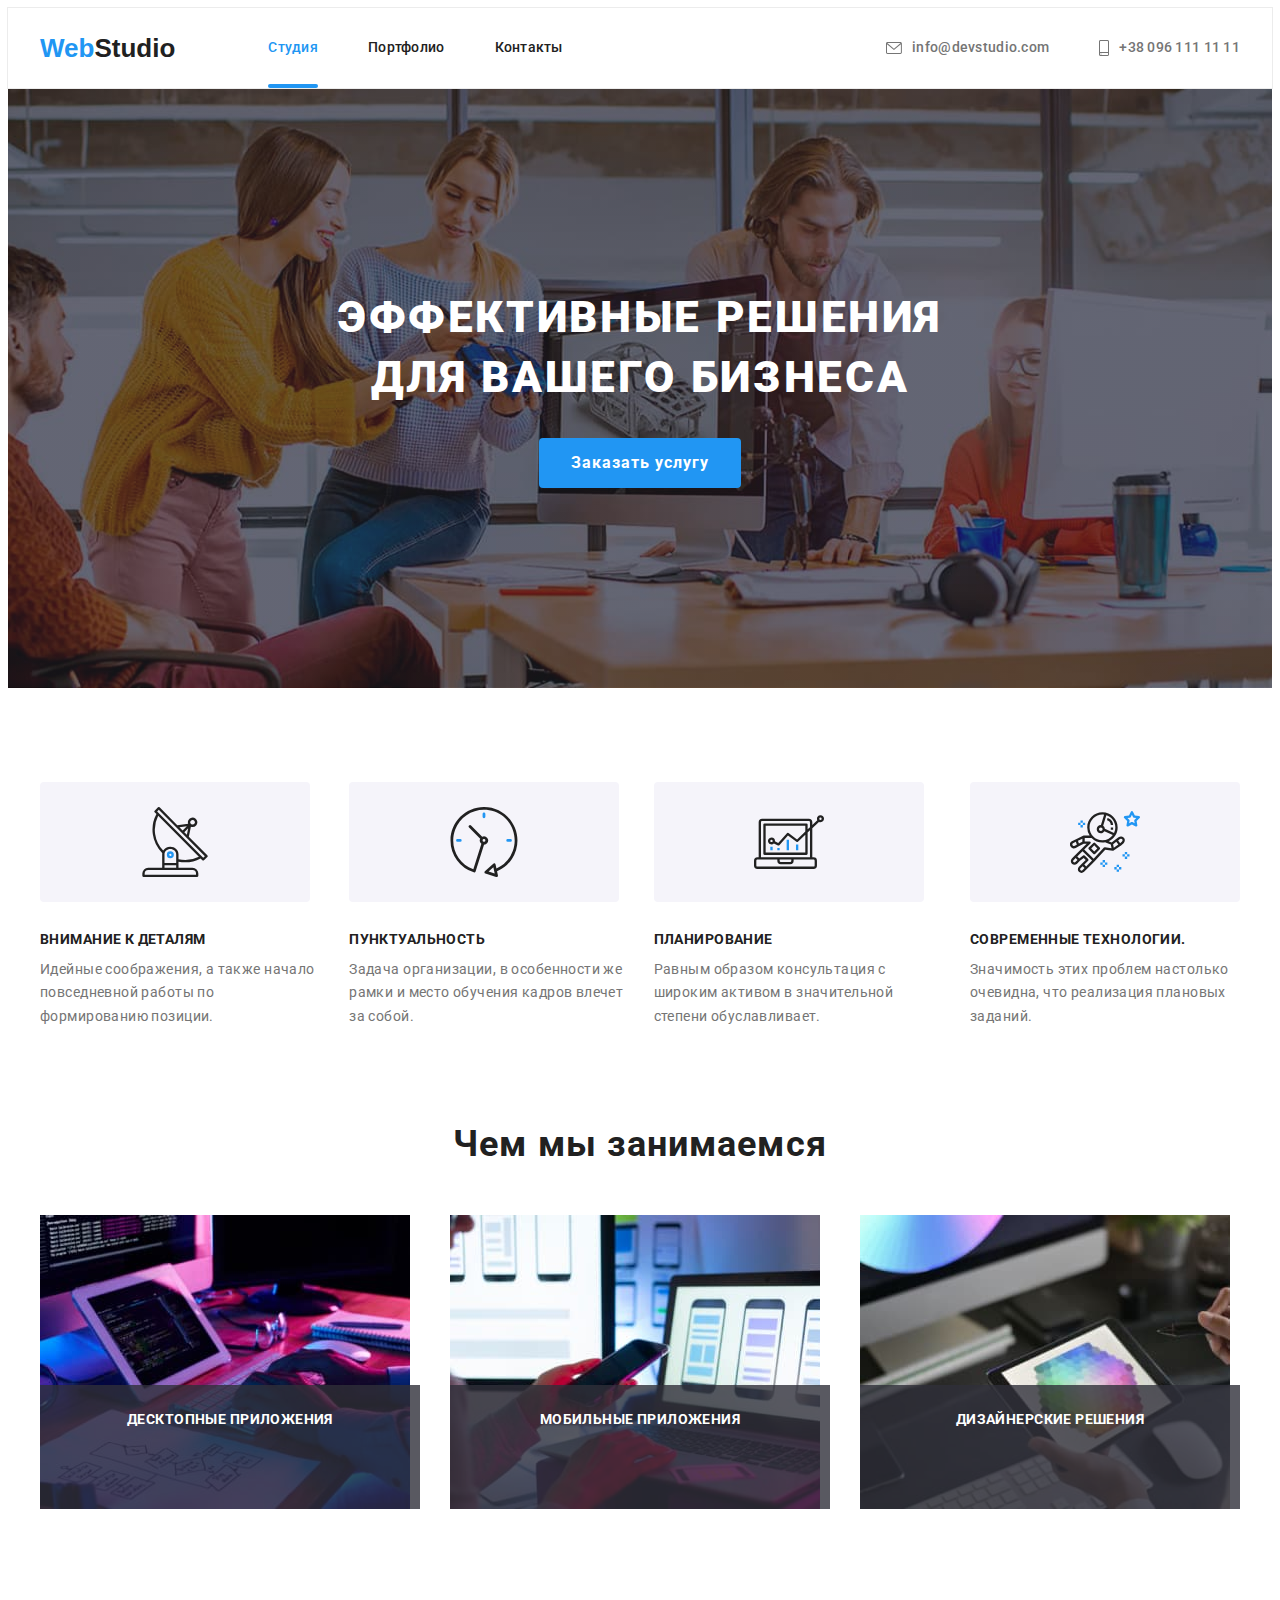
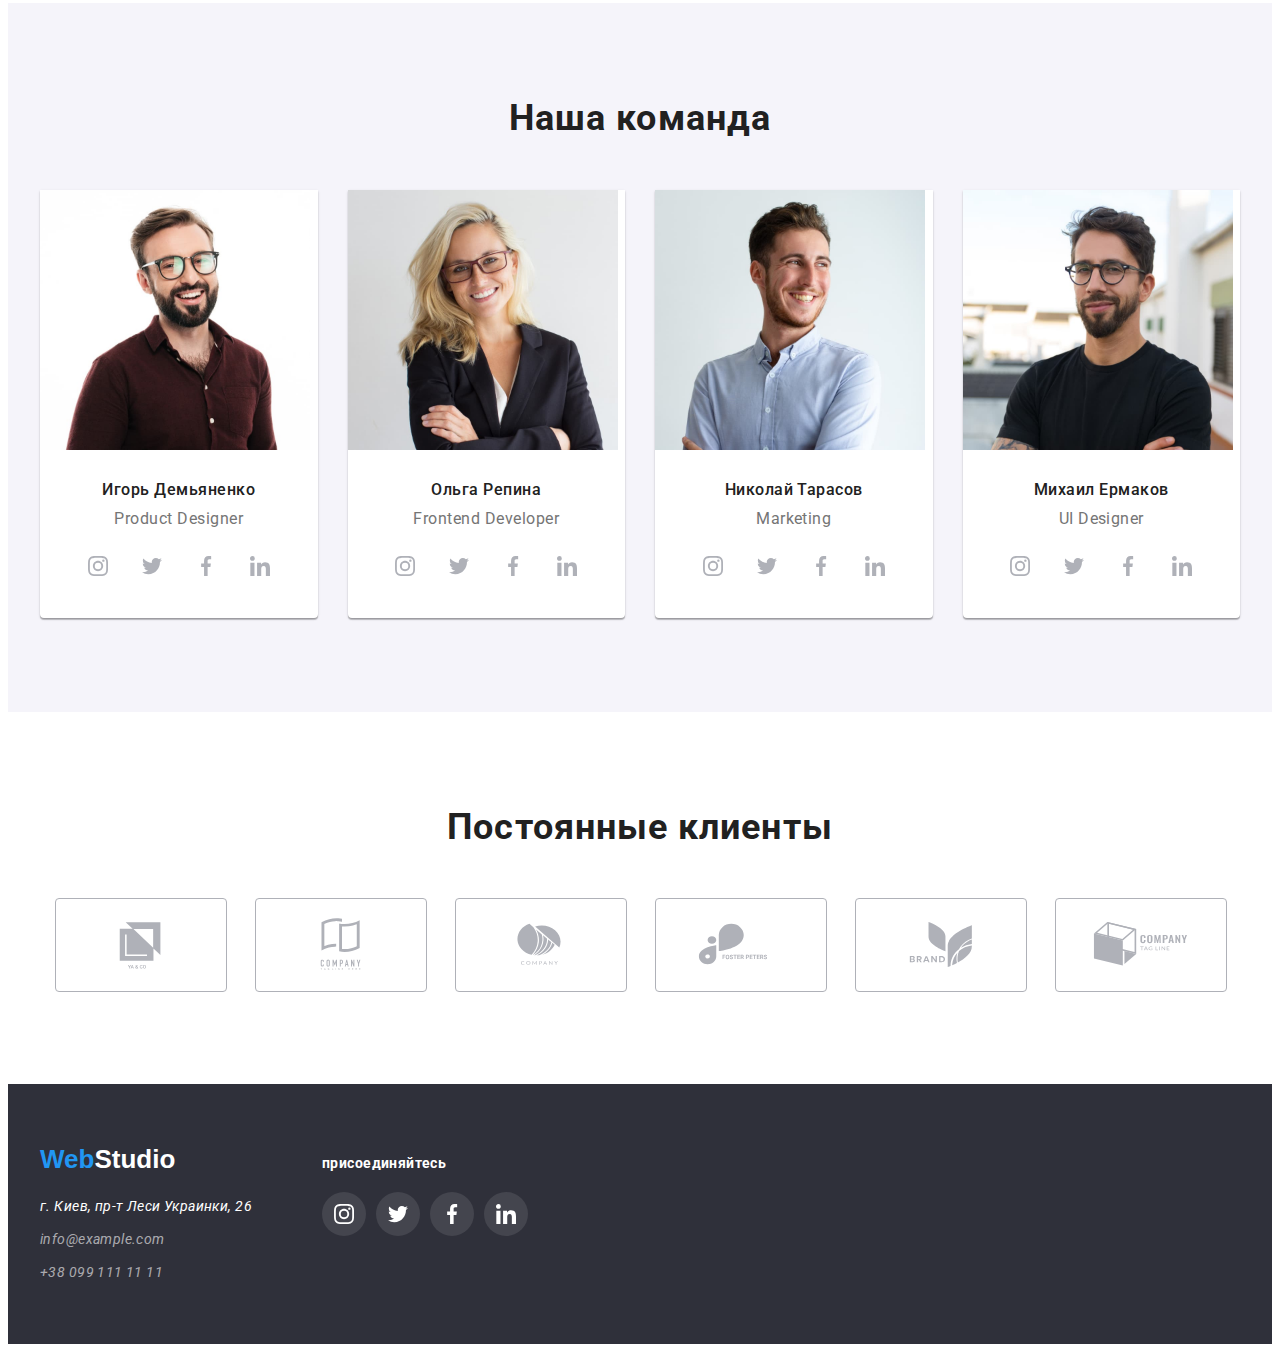
<file: index.html>
<!DOCTYPE html>
<html lang="ru">
  <head>
    <meta charset="UTF-8" />
    <meta http-equiv="X-UA-Compatible" content="IE=edge" />
    <meta name="viewport" content="width=device-width, initial-scale=1.0" />
    <title>Document</title>
    <link rel="preconnect" href="https://fonts.googleapis.com" />
    <link rel="preconnect" href="https://fonts.gstatic.com" crossorigin />
    <link
      href="https://fonts.googleapis.com/css2?family=Montserrat:wght@400;500;700&family=Roboto&display=swap"
      rel="stylesheet"
    />
    <link
      rel="stylesheet"
      href="https://cdnjs.cloudflare.com/ajax/libs/modern-normalize/1.1.0/modern-normalize.min.css"
      integrity="sha512-wpPYUAdjBVSE4KJnH1VR1HeZfpl1ub8YT/NKx4PuQ5NmX2tKuGu6U/JRp5y+Y8XG2tV+wKQpNHVUX03MfMFn9Q=="
      crossorigin="anonymous"
      referrerpolicy="no-referrer"
    />
    <link rel="stylesheet" href="./css/styles.css" />
  </head>
  <body>
    <!--Шапка-->
    <header class="header">
      <div class="container header-container">
        <nav class="navigation">
          <a class="logo" href="./index.html"
            >Web<span class="logo-element">Studio</span></a
          >
          <ul class="header-list list">
            <li class="header-item">
              <a class="header-link link active current" href="./index.html">Студия</a>
            </li>
            <li class="header-item">
              <a class="header-link link" href="./portfolio.html">Портфолио</a>
            </li>
            <li class="header-item">
              <a class="header-link link" href="#">Контакты</a>
            </li>
          </ul>
        </nav>

        <ul class="header-contacts list">
          <li class="header-contacts-item">
            <a class="header-contacts-link link" href="mailto:info@devstudio.com">
              <svg class="header-icons" width="16" height="12">
                <use href="./images/icons.svg#envelope"></use>
              </svg>
              info@devstudio.com</a
            >
          </li>
          <li class="header-contacts-item">
            <a class="header-contacts-link link" href="tel:+380961111111">
              <svg class="header-icons" width="10" height="16">
                <use href="./images/icons.svg#smartphone"></use>
              </svg>
              +38 096 111 11 11</a
            >
          </li>
        </ul>
      </div>
    </header>

    <main>
      <!-- Блок с заголовком -->
      <section class="hero">
        <div class="container container-hero">
          <h1 class="hero-title">Эффективные решения для вашего бизнеса</h1>
          <button class="hero-button" type="button" data-modal-open >Заказать услугу</button>
        </div>
      </section>
      <!-- Блок чем занимаемся -->
      <section class="about-section section">
        <div class="container">
          
          <ul class="about-list list">
            <li class="about-item">
              <div class="container-icon">
              <svg class="about-icon" width="70" height="70">
                <use href="./images/icons.svg#antenna"></use>
              </svg>
              </div>
              <h3 class="about-subtitle">Внимание к деталям</h3>
              <p class="about-text">
                Идейные соображения, а также начало повседневной работы по
                формированию позиции.
              </p>
            </li>
            <li class="about-item">
              <div class="container-icon">
              <svg class="about-icon" width="70" height="70">
                <use href="./images/icons.svg#clock"></use>
              </svg>
              </div>
              <h3 class="about-subtitle">Пунктуальность</h3>
              <p class="about-text">
                Задача организации, в особенности же рамки и место обучения
                кадров влечет за собой.
              </p>
            </li>
            <li class="about-item">
              <div class="container-icon">
              <svg class="about-icon" width="70" height="70">
                <use href="./images/icons.svg#diagram"></use>
              </svg>
              </div>
              <h3 class="about-subtitle">Планирование</h3>
              <p class="about-text">
                Равным образом консультация с широким активом в значительной
                степени обуславливает.
              </p>
            </li>
            <li class="about-item">
              <div class="container-icon">
              <svg class="about-icon" width="70" height="70">
                <use href="./images/icons.svg#astronaut"></use>
              </svg>
              </div>
              <h3 class="about-subtitle">Современные технологии.</h3>
              <p class="about-text">
                Значимость этих проблем настолько очевидна, что реализация
                плановых заданий.
              </p>
            </li>
          </ul>

          <h2 class="about-title">Чем мы занимаемся</h2>

          <ul class="about-img-list list">
            <li class="about-img-item">
              <div class="about-img-container">
              <img
                src="./images/section2/img4"
                alt="на компютере пишут код"
                width="370"
                height="294"
              />
              <p class="about-img-text">Десктопные приложения</p>
              </div>
            </li>
            <li class="about-img-item">
              <div class="about-img-container">
              <img
                src="./images/section2/img5"
                alt="на компютере избражено мобильные приложения"
                width="370"
                height="294"
              />
              <p class="about-img-text">Мобильные приложения</p>
              </div>
            </li>
            <li class="about-img-item">
              <div class="about-img-container">
              <img
                src="./images/section2/img6"
                alt="на планшете изображена фигура"
                width="370"
                height="294"
              />
              <p class="about-img-text">Дизайнерские решения</p>
              </div>
            </li>
          </ul>
        </div>
      </section>

      <!-- Блок Наша команда -->
      <section class="command-section section">
        <div class="container">
          <h2 class="command-title">Наша команда</h2>
          <ul class="command-list list">
            <li class="command-item">
              <img
                src="./images/section3/img.jpg"
                alt="Игорь Демьяненко"
                width="270"
                height="260"
              />
              <div class="command-content">
              <h3 class="command-subtitle">Игорь Демьяненко</h3>
              <p lang="en" class="command-text">Product Designer</p>
              <ul class="command-social-list list">
                <li class="command-social-item">
                  <a class="command-social-link link" href="">
                    <svg class="command-social-icon" width="20" height="20">
                      <use href="./images/icons.svg#instagram"></use>
                    </svg>
                  </a>
                </li>
                <li class="command-social-item">
                  <a class="command-social-link link" href="">
                    <svg class="command-social-icon" width="20" height="20">
                      <use href="./images/icons.svg#twitter"></use>
                    </svg>
                  </a>
                
                </li>

                <li class="command-social-item">
                  <a class="command-social-link link" href="">
                    <svg class="command-social-icon" width="20" height="20">
                      <use href="./images/icons.svg#facebook"></use>
                    </svg>
                  </a>
                
                </li>

                <li class="command-social-item">
                  <a class="command-social-link link" href="">
                    <svg class="command-social-icon" width="20" height="20">
                      <use href="./images/icons.svg#linkedin"></use>
                    </svg>
                  </a>
                
                </li>
              </ul>
              </div>
              
            </li>
            <li class="command-item">
              <img
                src="./images/section3/img1"
                alt="Ольга Репина"
                width="270"
                height="260"
              />
              <div class="command-content">
              <h3 class="command-subtitle">Ольга Репина</h3>
              <p lang="en" class="command-text">Frontend Developer</p>
              <ul class="command-social-list list">
                <li class="command-social-item">
                  <a class="command-social-link link" href="">
                    <svg class="command-social-icon" width="20" height="20">
                      <use href="./images/icons.svg#instagram"></use>
                    </svg>
                  </a>
                </li>
                <li class="command-social-item">
                  <a class="command-social-link link" href="">
                    <svg class="command-social-icon" width="20" height="20">
                      <use href="./images/icons.svg#twitter"></use>
                    </svg>
                  </a>
              
                </li>
              
                <li class="command-social-item">
                  <a class="command-social-link link" href="">
                    <svg class="command-social-icon" width="20" height="20">
                      <use href="./images/icons.svg#facebook"></use>
                    </svg>
                  </a>
              
                </li>
              
                <li class="command-social-item">
                  <a class="command-social-link link" href="">
                    <svg class="command-social-icon" width="20" height="20">
                      <use href="./images/icons.svg#linkedin"></use>
                    </svg>
                  </a>
              
                </li>
              </ul>
              </div>
            </li>
            <li class="command-item">
              <img
                src="./images/section3/img2"
                alt="Николай Тарасов"
                width="270"
                height="260"
              />
              <div class="command-content">
              <h3 class="command-subtitle">Николай Тарасов</h3>
              <p lang="en" class="command-text">Marketing</p>
              <ul class="command-social-list list">
                <li class="command-social-item">
                  <a class="command-social-link link" href="">
                    <svg class="command-social-icon" width="20" height="20">
                      <use href="./images/icons.svg#instagram"></use>
                    </svg>
                  </a>
                </li>
                <li class="command-social-item">
                  <a class="command-social-link link" href="">
                    <svg class="command-social-icon" width="20" height="20">
                      <use href="./images/icons.svg#twitter"></use>
                    </svg>
                  </a>
              
                </li>
              
                <li class="command-social-item">
                  <a class="command-social-link link" href="">
                    <svg class="command-social-icon" width="20" height="20">
                      <use href="./images/icons.svg#facebook"></use>
                    </svg>
                  </a>
              
                </li>
              
                <li class="command-social-item">
                  <a class="command-social-link link" href="">
                    <svg class="command-social-icon " width="20" height="20">
                      <use href="./images/icons.svg#linkedin"></use>
                    </svg>
                  </a>
              
                </li>
              </ul>
              </div>
            </li>
            <li class="command-item">
              <img
                src="./images/section3/img3"
                alt="Михаил Ермаков"
                width="270"
                height="260"
              />
              <div class="command-content">
              <h3 class="command-subtitle">Михаил Ермаков</h3>
              <p lang="en" class="command-text">UI Designer</p>
              <ul class="command-social-list list">
                <li class="command-social-item">
                  <a class="command-social-link link" href="">
                    <svg class="command-social-icon" width="20" height="20">
                      <use href="./images/icons.svg#instagram"></use>
                    </svg>
                  </a>
                </li>
                <li class="command-social-item">
                  <a class="command-social-link link" href="">
                    <svg class="command-social-icon" width="20" height="20">
                      <use href="./images/icons.svg#twitter"></use>
                    </svg>
                  </a>
              
                </li>
              
                <li class="command-social-item">
                  <a class="command-social-link link" href="">
                    <svg class="command-social-icon" width="20" height="20">
                      <use href="./images/icons.svg#facebook"></use>
                    </svg>
                  </a>
              
                </li>
              
                <li class="command-social-item">
                  <a class="command-social-link link" href="">
                    <svg class="command-social-icon" width="20" height="20">
                      <use href="./images/icons.svg#linkedin"></use>
                    </svg>
                  </a>
              
                </li>
              </ul>
              </div>
            </li>
          </ul>
        </div>
      </section>
      <!--Постоянные клиенты-->
      <section class="clients section">
        <div class="container">
          <h2 class="clients-title">Постоянные клиенты</h2>

          <ul class="clients-list list">

            <li class="clients-item">
              <a class="clients-link link" href="">
                <svg class="clients-icon" width="106" height="60">
                  <use href="./images/icons.svg#logo-one"></use>
                </svg>
              </a>
            </li>

            <li class="clients-item">
              <a class="clients-link link" href="">
                <svg class="clients-icon" width="106" height="60">
                  <use href="./images/icons.svg#logo-two"></use>
                </svg>
              </a>
            </li>

            <li class="clients-item">
              <a class="clients-link link" href="">
                <svg class="clients-icon" width="106" height="60">
                  <use href="./images/icons.svg#logo-three"></use>
                </svg>
              </a>
            </li>

            <li class="clients-item">
              <a class="clients-link link" href="">
                <svg class="clients-icon" width="106" height="60">
                  <use href="./images/icons.svg#logo-four"></use>
                </svg>
              </a>
            </li>

            <li class="clients-item">
              <a class="clients-link link" href="">
                <svg class="clients-icon" width="106" height="60">
                  <use href="./images/icons.svg#logo-five"></use>
                </svg>
              </a>
            </li>

            <li class="clients-item">
              <a class="clients-link link" href="">
                <svg class="clients-icon" width="106" height="60">
                  <use href="./images/icons.svg#logo-six"></use>
                </svg>
              </a>
            </li>

          </ul>
        </div>
      </section>
    </main>

    <!-- Подвал -->
    <footer class="footer-section">
      <div class="footer-container container">
        <div class="address-container">
        <a href="./index.html" class="footer-logo"
          >Web<span class="logo-element-footer">Studio</span></a
        >
        <address class="address">
          <ul class="address-list list">
            <li class="address-item">
              <a
                class="address-iink link footer-link"
                href="https://www.google.com/maps/place/%D0%B1%D1%83%D0%BB.+%D0%9B%D0%B5%D1%81%D0%B8+%D0%A3%D0%BA%D1%80%D0%B0%D0%B8%D0%BD%D0%BA%D0%B8,+26,+%D0%9A%D0%B8%D0%B5%D0%B2,+02000/@50.4265807,30.5361971,17z/data=!4m13!1m7!3m6!1s0x40d4cf0e033ecbe9:0x57a4dffefec77da0!2z0LHRg9C7LiDQm9C10YHQuCDQo9C60YDQsNC40L3QutC4LCAyNiwg0JrQuNC10LIsIDAyMDAw!3b1!8m2!3d50.4265807!4d30.5383858!3m4!1s0x40d4cf0e033ecbe9:0x57a4dffefec77da0!8m2!3d50.4265807!4d30.5383858"
                target="_blank"
                rel="nofollow"
                >г. Киев, пр-т Леси Украинки, 26</a
              >
            </li>
            <li class="address-item">
              <a class="address-mail link footer-link" href="mailto:info@example.com"
                >info@example.com</a
              >
            </li>
            <li class="address-item">
              <a class="address-tel link footer-link" href="tel:+380991111111"
                >+38 099 111 11 11</a
              >
            </li>
          </ul>
        </address>
        </div>

        <section class="footer-sidebar">
          
            <h3 class="footer-sidebar-title">присоединяйтесь</h3>

            <ul class="footer-sidebar-list list">
        
              <li class="footer-sidebar-item">
                <a class="footer-sidebar-link link" href="">
                  <svg class="footer-social-icon" width="20" height="20">
                    <use href="./images/icons.svg#instagram"></use>
                  </svg>
                </a>
        
              </li>

              <li class="footer-sidebar-item">
                <a class="footer-sidebar-link link" href="">
                  <svg class="footer-social-icon" width="20" height="20">
                    <use href="./images/icons.svg#twitter"></use>
                  </svg>
                </a>
              
              </li>

              <li class="footer-sidebar-item">
                <a class="footer-sidebar-link link" href="">
                  <svg class="footer-social-icon" width="20" height="20">
                    <use href="./images/icons.svg#facebook"></use>
                  </svg>
                </a>
              
              </li>

              <li class="footer-sidebar-item">
                <a class="footer-sidebar-link link" href="">
                  <svg class="footer-social-icon" width="20" height="20">
                    <use href="./images/icons.svg#linkedin"></use>
                  </svg>
                </a>
              
              </li>
            </ul>
          
        </section>
      </div>
    </footer>
    <div class="backdrop is-hidden" data-modal>
      <div class="modal">
        <button type="button" class="modal-close" data-modal-close>
          <svg class="modal-close-icon" width="11" height="11">
            <use href="./images/icons.svg#vector"></use>
          </svg>
        </button>

      </div>
    </div>
    <script src="./js/modal.js"></script>

  </body>
</html>
</file>
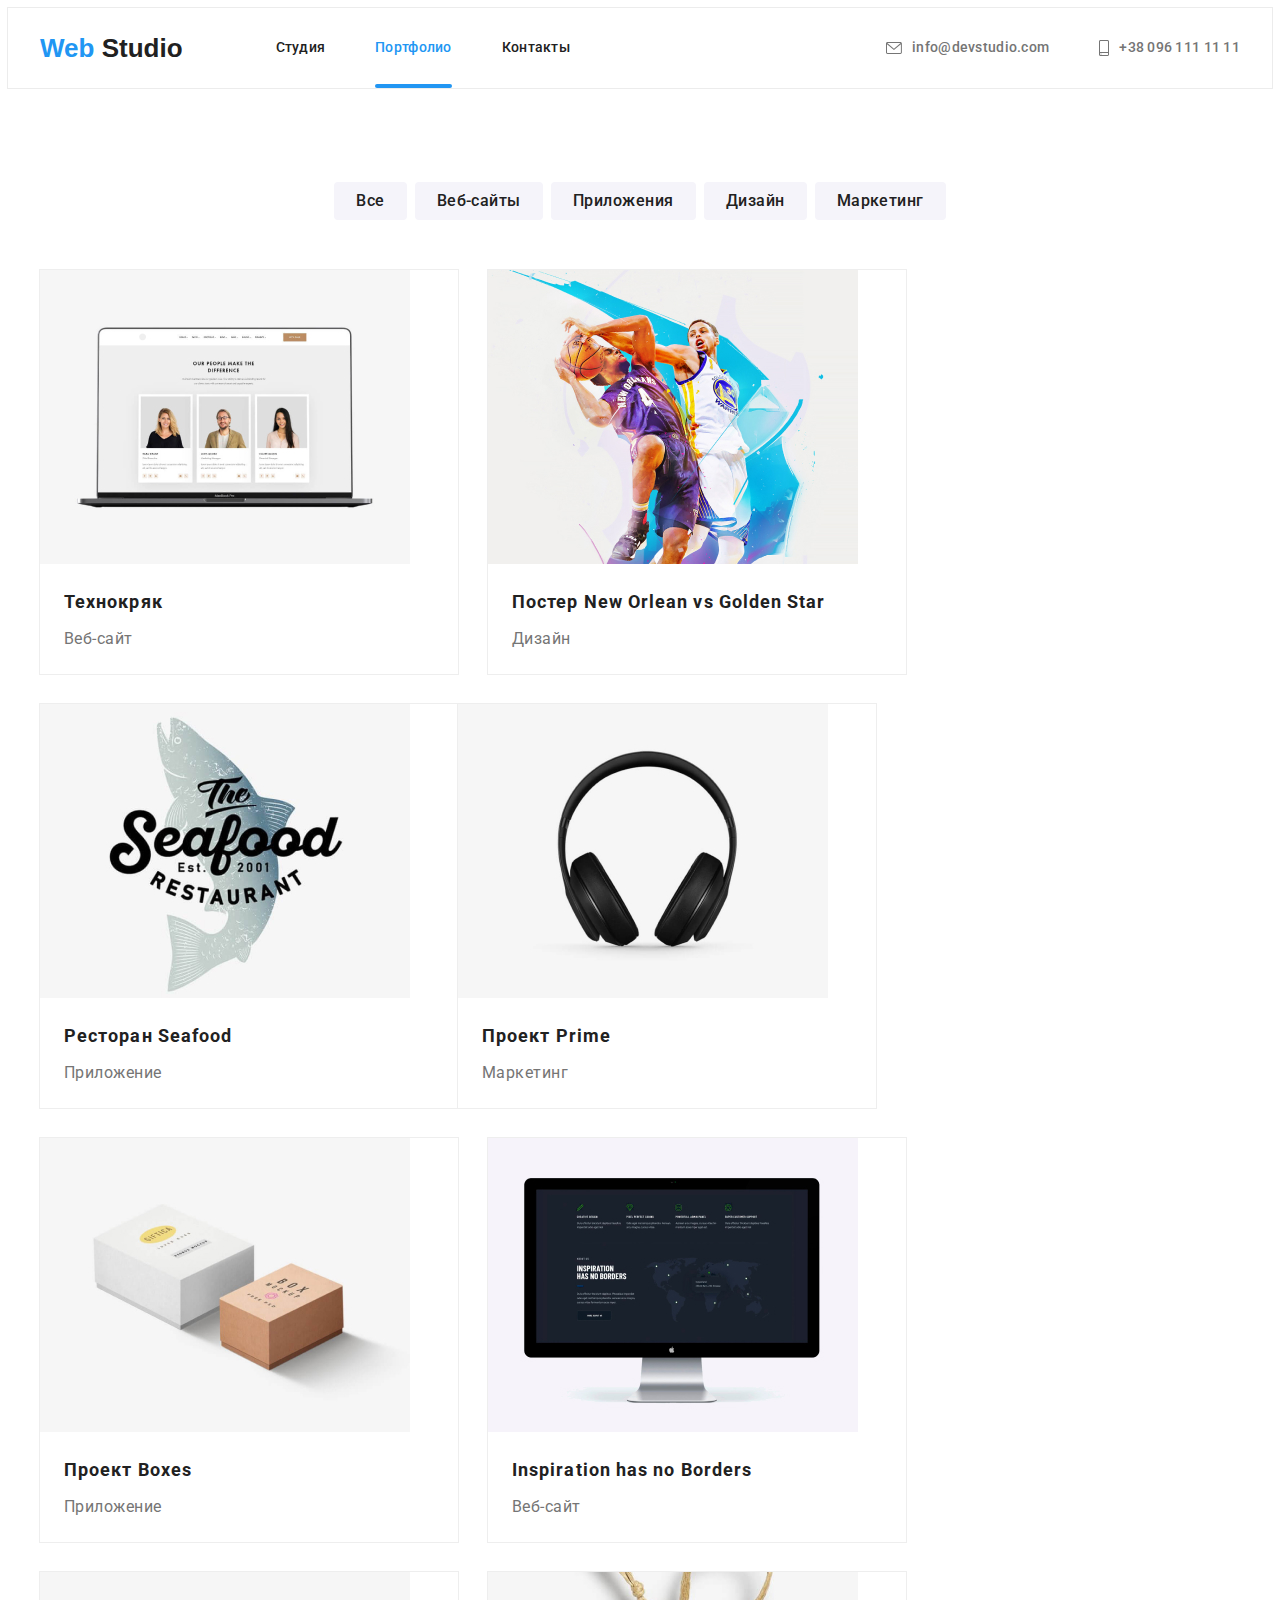
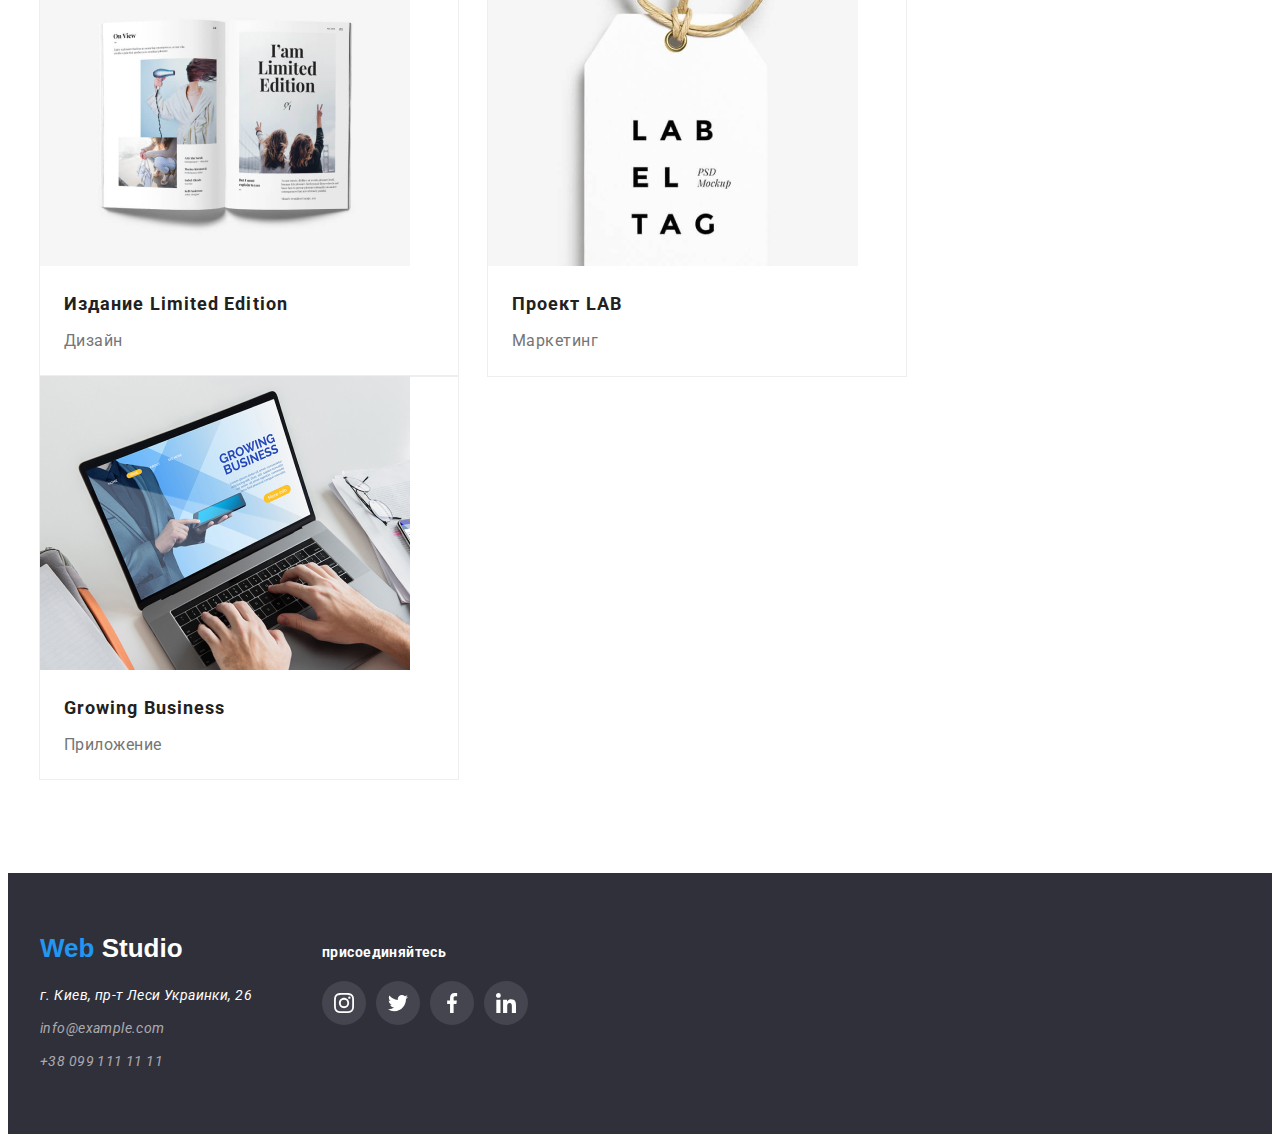
<file: portfolio.html>
<!DOCTYPE html>
<html lang="ru">
	<head>
		<meta charset="UTF-8" />
		<meta http-equiv="X-UA-Compatible" content="IE=edge" />
		<meta name="viewport" content="width=device-width, initial-scale=1.0" />
		<title>Portfolio</title>
		<link rel="preconnect" href="https://fonts.googleapis.com" />
		<link rel="preconnect" href="https://fonts.gstatic.com" crossorigin />
		<link
			href="https://fonts.googleapis.com/css2?family=Montserrat:wght@400;500;700&family=Roboto&display=swap"
			rel="stylesheet"
		/>
		<link
			rel="stylesheet"
			href="https://minhaskamal.github.io/DownGit/#/home?url=https://github.com/sindresorhus/modern-normalize/blob/main/modern-normalize.css"
		/>

		<link
			rel="stylesheet"
			href="https://cdnjs.cloudflare.com/ajax/libs/modern-normalize/1.1.0/modern-normalize.min.css"
			integrity="sha512-wpPYUAdjBVSE4KJnH1VR1HeZfpl1ub8YT/NKx4PuQ5NmX2tKuGu6U/JRp5y+Y8XG2tV+wKQpNHVUX03MfMFn9Q=="
			crossorigin="anonymous"
			referrerpolicy="no-referrer"
		/>
		<link rel="stylesheet" href="./css/styles.css" />
	</head>

	<body>
		<!--Шапка-->
		<header class="header">
			<div class="container header-container">
				<nav class="navigation">
					<a class="logo" href="./index.html">
						Web
						<span class="logo-element">Studio</span>
					</a>
					<ul class="header-list list">
						<li class="header-item">
							<a class="header-link link" href="./index.html">Студия</a>
						</li>
						<li class="header-item">
							<a class="header-link link active current" href="./portfolio.html">Портфолио</a>
						</li>
						<li class="header-item">
							<a class="header-link link" href="#">Контакты</a>
						</li>
					</ul>
				</nav>

				<ul class="header-contacts list">
					<li class="header-contacts-item">
						<a class="header-contacts-link link" href="mailto:info@devstudio.com">
							<svg class="header-icons" width="16" height="12">
								<use href="./images/icons.svg#envelope"></use>
							</svg>
							info@devstudio.com
						</a>
					</li>
					<li class="header-contacts-item">
						<a class="header-contacts-link link" href="tel:+380961111111">
							<svg class="header-icons" width="10" height="16">
								<use href="./images/icons.svg#smartphone"></use>
							</svg>
							+38 096 111 11 11
						</a>
					</li>
				</ul>
			</div>
		</header>

		<main>
			<!--Меню Портфолио-->
			<section class="menu-section">
				<div class="container">
					<h1 class="visually-hidden">
						Услуги
						<span lang="en">WebStudio</span>
					</h1>
					<ul class="menu-list list">
						<li class="menu-item">
							<button type="button" class="menu-button">Все</button>
						</li>
						<li class="menu-item">
							<button type="button" class="menu-button">Веб-сайты</button>
						</li>
						<li class="menu-item">
							<button type="button" class="menu-button">Приложения</button>
						</li>
						<li class="menu-item">
							<button type="button" class="menu-button">Дизайн</button>
						</li>
						<li class="menu-item">
							<button type="button" class="menu-button">Маркетинг</button>
						</li>
					</ul>
				</div>
			</section>
			<!--Карточки портфолио-->
			<section class="projects-section">
				<div class="container">
					<h2 class="visually-hidden">Проекты</h2>
          
					<ul class="projects-list list">
						<li class="projects-item">
							<a class="projects-link link" href="">

                <div class="img-projects-container">
								<img class="img-projects" src="./images/tehnokryak.jpg" alt="ноутбук на экране изображен веб сайт" />
								<p class="projects-hover-text">
									Технокряк это современная площадка распространения коронавируса. Компании используют эту платформу для
									цифрового шпионажа и атак на защищённые сервера конкурентов.
								</p>
                </div>

								<div class="projects-content">
									<h3 class="projects-subtitle link">Технокряк</h3>
									<p class="projects-text link">Веб-сайт</p>
								</div>
							</a>
						</li>

						<li class="projects-item">
							<a class="projects-link link" href="">

                <div class="img-projects-container">
								<img class="img-projects" src="./images/golden-star.jpg" alt="баскетболисты" />
                <p class="projects-hover-text">
                  Технокряк это современная площадка распространения коронавируса. Компании используют эту платформу для
                  цифрового шпионажа и атак на защищённые сервера конкурентов.
                </p>
                </div>

								<div class="projects-content">
									<h3 class="projects-subtitle link">
										Постер
										<span lang="en">New Orlean vs Golden Star</span>
									</h3>
									<p class="projects-text link">Дизайн</p>
								</div>
							</a>
						</li>

						<li class="projects-item">
							<a class="projects-link link" href="">

                <div class="img-projects-container">
								<img class="img-projects" src="./images/seafood.jpg" alt="эмблема ресторана" />
                <p class="projects-hover-text">
                  Технокряк это современная площадка распространения коронавируса. Компании используют эту платформу для
                  цифрового шпионажа и атак на защищённые сервера конкурентов.
                </p>
                </div>

								<div class="projects-content">
									<h3 class="projects-subtitle link">
										Ресторан
										<span lang="en">Seafood</span>
									</h3>
									<p class="projects-text link">Приложение</p>
								</div>
							</a>
						</li>

						<li class="projects-item">
							<a class="projects-link link" href="">

                <div class="img-projects-container">
								<img class="img-projects" src="./images/prime.jpg" alt="наушники" />
                <p class="projects-hover-text">
                  Технокряк это современная площадка распространения коронавируса. Компании используют эту платформу для
                  цифрового шпионажа и атак на защищённые сервера конкурентов.
                </p>
                </div>
                
								<div class="projects-content">
									<h3 class="projects-subtitle link">
										Проект
										<span lang="en">Prime</span>
									</h3>
									<p class="projects-text link">Маркетинг</p>
								</div>
							</a>
						</li>

						<li class="projects-item">
							<a class="projects-link link" href="">

                <div class="img-projects-container">
								<img class="img-projects" src="./images/boxes.jpg" alt="коробки" />
                <p class="projects-hover-text">
                  Технокряк это современная площадка распространения коронавируса. Компании используют эту платформу для
                  цифрового шпионажа и атак на защищённые сервера конкурентов.
                </p>
                </div>

								<div class="projects-content">
									<h3 class="projects-subtitle link">
										Проект
										<span lang="en">Boxes</span>
									</h3>
									<p class="projects-text link">Приложение</p>
								</div>
							</a>
						</li>

						<li class="projects-item">
							<a class="projects-link link" href="">

                <div class="img-projects-container">
								<img class="img-projects" src="./images/inspiration.jpg" alt="монитор на экране изображен веб сайт " />
                <p class="projects-hover-text">
                  Технокряк это современная площадка распространения коронавируса. Компании используют эту платформу для
                  цифрового шпионажа и атак на защищённые сервера конкурентов.
                </p>
                </div>

								<div class="projects-content">
									<h3 class="projects-subtitle link" lang="en">Inspiration has no Borders</h3>
									<p class="projects-text link">Веб-сайт</p>
								</div>
							</a>
						</li>

						<li class="projects-item">
							<a class="projects-link link" href="">

                <div class="img-projects-container">
								<img class="img-projects" src="./images/limited-edition.jpg" alt="журнал" />
                <p class="projects-hover-text">
                  Технокряк это современная площадка распространения коронавируса. Компании используют эту платформу для
                  цифрового шпионажа и атак на защищённые сервера конкурентов.
                </p>
                </div>

								<div class="projects-content">
									<h3 class="projects-subtitle link">
										Издание
										<span lang="en">Limited Edition</span>
									</h3>
									<p class="projects-text link">Дизайн</p>
								</div>
							</a>
						</li>

						<li class="projects-item">
							<a class="projects-link link" href="">

                <div class="img-projects-container">
								<img class="img-projects" src="./images/lab.jpg" alt=" бумажный ярлык с эмблемой " />
                <p class="projects-hover-text">
                  Технокряк это современная площадка распространения коронавируса. Компании используют эту платформу для
                  цифрового шпионажа и атак на защищённые сервера конкурентов.
                </p>
                </div>

								<div class="projects-content">
									<h3 class="projects-subtitle link">
										Проект
										<span lang="en">LAB</span>
									</h3>
									<p class="projects-text link">Маркетинг</p>
								</div>
							</a>
						</li>

						<li class="projects-item">
							<a class="projects-link link" href="">

                <div class="img-projects-container">
								<img class="img-projects" src="./images/growing.jpg" alt="ноутбук на экране изображено приложение" />
                <p class="projects-hover-text">
                  Технокряк это современная площадка распространения коронавируса. Компании используют эту платформу для
                  цифрового шпионажа и атак на защищённые сервера конкурентов.
                </p>
                </div>

								<div class="projects-content">
									<h3 class="projects-subtitle link" lang="en">Growing Business</h3>
									<p class="projects-text link">Приложение</p>
								</div>
							</a>
						</li>
					</ul>
				</div>
			</section>
		</main>

		<!-- Подвал -->

		<footer class="footer-section">
			<div class="footer-container container">
				<div class="address-container">
					<a href="./index.html" class="footer-logo">
						Web
						<span class="logo-element-footer">Studio</span>
					</a>
					<address class="address">
						<ul class="address-list list">
							<li class="address-item">
								<a
									class="address-iink link footer-link"
									href="https://www.google.com/maps/place/%D0%B1%D1%83%D0%BB.+%D0%9B%D0%B5%D1%81%D0%B8+%D0%A3%D0%BA%D1%80%D0%B0%D0%B8%D0%BD%D0%BA%D0%B8,+26,+%D0%9A%D0%B8%D0%B5%D0%B2,+02000/@50.4265807,30.5361971,17z/data=!4m13!1m7!3m6!1s0x40d4cf0e033ecbe9:0x57a4dffefec77da0!2z0LHRg9C7LiDQm9C10YHQuCDQo9C60YDQsNC40L3QutC4LCAyNiwg0JrQuNC10LIsIDAyMDAw!3b1!8m2!3d50.4265807!4d30.5383858!3m4!1s0x40d4cf0e033ecbe9:0x57a4dffefec77da0!8m2!3d50.4265807!4d30.5383858"
									target="_blank"
									rel="nofollow"
								>
									г. Киев, пр-т Леси Украинки, 26
								</a>
							</li>
							<li class="address-item">
								<a class="address-mail link footer-link" href="mailto:info@example.com">info@example.com</a>
							</li>
							<li class="address-item">
								<a class="address-tel link footer-link" href="tel:+380991111111">+38 099 111 11 11</a>
							</li>
						</ul>
					</address>
				</div>

				<section class="footer-sidebar">
					<h3 class="footer-sidebar-title">присоединяйтесь</h3>

					<ul class="footer-sidebar-list list">
						<li class="footer-sidebar-item">
							<a class="footer-sidebar-link link" href="">
								<svg class="footer-social-icon" width="20" height="20">
									<use href="./images/icons.svg#instagram"></use>
								</svg>
							</a>
						</li>

						<li class="footer-sidebar-item">
							<a class="footer-sidebar-link link" href="">
								<svg class="footer-social-icon" width="20" height="20">
									<use href="./images/icons.svg#twitter"></use>
								</svg>
							</a>
						</li>

						<li class="footer-sidebar-item">
							<a class="footer-sidebar-link link" href="">
								<svg class="footer-social-icon" width="20" height="20">
									<use href="./images/icons.svg#facebook"></use>
								</svg>
							</a>
						</li>

						<li class="footer-sidebar-item">
							<a class="footer-sidebar-link link" href="">
								<svg class="footer-social-icon" width="20" height="20">
									<use href="./images/icons.svg#linkedin"></use>
								</svg>
							</a>
						</li>
					</ul>
				</section>
			</div>
		</footer>
	</body>
</html>
</file>
<file: css/styles.css>
:root {
	--hero-title-color: #ffffff;
	--second-title-color: #212121;
	--subtitle-color: #212121;
	--text-color: #757575;
	--buttons-color: #212121;
	--second-buttons-color: #ffffff;
}
body {
	font-family: "Roboto", sans-serif;
	color: #212121;
}
.container {
	width: 1200px;
	padding-left: 15px;
	padding-right: 15px;
	margin: 0 auto;
}

p,
h1,
h2,
h3,
h4,
h5,
h6,
p {
	margin: 0;
}
ul {
	margin: 0;
	padding: 0;
}
img {
	display: block;
}

.list {
	list-style: none;
	padding: 0;
	margin: 0;
}
.link {
	text-decoration: none;
	color: #212121;
}

.visually-hidden {
	position: absolute;
	white-space: nowrap;
	width: 1px;
	height: 1px;
	overflow: hidden;
	border: 0;
	padding: 0;
	clip: rect(0 0 0 0);
	clip-path: inset(50%);
	margin: -1px;
}
.active {
	color: #2196f3;
}
.section {
	padding-bottom: 94px;
	padding-top: 94px;
}
/* .........HEADER........ */
.header {
	background: #ffffff;
	outline: 1px solid #ececec;
}

.header-container {
	display: flex;
	align-items: center;
	justify-content: space-between;
}

.navigation,
.header-list,
.header-contacts {
	display: flex;
	align-items: center;
}

.logo,
.footer-logo {
	font-family: "Raleway", sans-serif;
	font-weight: 700;
	font-size: 26px;
	line-height: 1.19;
	text-decoration: none;
	color: #2196f3;
}
.logo {
	margin-right: 93px;
	padding-top: 24px;
	padding-bottom: 24px;
}

.logo-element {
	color: #212121;
}

.header-item,
.header-contacts-item {
	font-weight: 500;
	font-size: 14px;
	line-height: 1.14;
	letter-spacing: 0.02em;
	color: #212121;
}
.header-item {
	margin-right: 50px;
}

.header-item:last-child {
	margin-right: 0px;
}
.header-link {
	padding-top: 32px;
	padding-bottom: 32px;
	position: relative;
}
.header-link.current::after {
	content: "";
	width: 100%;
	height: 4px;
	border-radius: 2px;
	background-color: #2196f3;
	position: absolute;
	bottom: -1px;
	left: 0;
}

.header-contacts-item:not(:last-child) {
	margin-right: 50px;
}
.header-contacts-link {
	padding-top: 32px;
	padding-bottom: 32px;
	color: #757575;
	display: flex;
	align-items: center;
	transition: color 250ms cubic-bezier(0.4, 0, 0.2, 1);
}
.header-icons {
	fill: currentColor;
	margin-right: 10px;
}

.header-contacts-link:hover,
.header-contacts-link:focus {
	color: #2196f3;
}

/* .........HERO.......... */
.hero {
	padding-top: 200px;
	padding-bottom: 200px;
	text-align: center;
	background-image: linear-gradient(rgba(47, 48, 58, 0.4), rgba(47, 48, 58, 0.4)), url("../images/hero.jpg");
	background-position: center;
	background-size: cover;
	background-repeat: no-repeat;
	max-width: 1600px;
	margin: 0 auto;
}
.container-hero {
	display: flex;
	flex-direction: column;
	align-items: center;
}
.hero-title {
	color: var(--hero-title-color);
	font-weight: 900;
	font-size: 44px;
	line-height: 1.36;
	letter-spacing: 0.06em;
	text-transform: uppercase;
	width: 696px;
	text-align: center;
	margin-bottom: 30px;
	margin-left: auto;
	margin-right: auto;
}
.hero-button {
	font-family: inherit;
	font-weight: 700;
	font-size: 16px;
	line-height: 1.87;
	align-items: center;
	letter-spacing: 0.06em;
	cursor: pointer;
	border: none;
	padding: 10px 32px;
	background-color: #2196f3;
	color: var(--second-buttons-color);
	border-radius: 4px;
	transition: background-color 250ms cubic-bezier(0.4, 0, 0.2, 1);
}
.hero-button:hover {
	background-color: #188ce8;
}

/* ...........ABOUT.......... */
.container-icon {
	width: 270px;
	height: 120px;
	background-color: rgba(245, 244, 250, 1);
	border-radius: 4px;
	margin-bottom: 30px;
	display: flex;
	justify-content: center;
	align-items: center;
}

.about-section {
	background: #ffffff;
}
.about-list {
	display: flex;
	margin-bottom: 94px;
}
.about-item:not(:last-child) {
	margin-right: 30px;
}

.about-subtitle {
	font-weight: 700;
	font-size: 14px;
	line-height: 1.14;
	letter-spacing: 0.03em;
	text-transform: uppercase;
	color: var(--subtitle-color);
	margin-bottom: 10px;
}
.about-text {
	font-size: 14px;
	line-height: 1.71;
	letter-spacing: 0.03em;
	color: var(--text-color);
}
.about-title {
	font-weight: 700;
	font-size: 36px;
	line-height: 1.17;
	text-align: center;
	letter-spacing: 0.03em;
	color: var(--second-title-color);
	margin-bottom: 50px;
}
.about-img-list {
	display: flex;
}
.about-img-item {
	flex-basis: calc((100% - 60px) / 3);
}
.about-img-item:not(:last-child) {
	margin-right: 30px;
}
.about-img-container {
	position: relative;
}
.about-img-text {
	position: absolute;
	width: 100%;
	height: 70px;
	bottom: 0;
	left: 0;
	background-color: rgba(47, 48, 58, 0.8);
	font-weight: 700;
	font-size: 14px;
	line-height: 1.14;
	text-align: center;
	letter-spacing: 0.03em;
	text-transform: uppercase;
	color: #ffffff;
	padding-top: 27px;
	padding-bottom: 27px;
}

/* ...........COMMAND.......... */
.command-section {
	background: #f5f4fa;
}

.command-title {
	font-weight: 700;
	font-size: 36px;
	line-height: 1.17;
	text-align: center;
	letter-spacing: 0.03em;
	color: var(--second-title-color);
	margin-bottom: 50px;
}
.command-list {
	display: flex;
}
.command-item {
	flex-basis: calc((100% - 90px) / 4);
	margin-right: 30px;
	background: #ffffff;
	box-shadow: 0px 1px 3px rgba(0, 0, 0, 0.12), 0px 1px 1px rgba(0, 0, 0, 0.14), 0px 2px 1px rgba(0, 0, 0, 0.2);
	border-radius: 0px 0px 4px 4px;
}
.command-item:last-child {
	margin-right: 0px;
}

.command-subtitle {
	font-weight: 500;
	font-size: 16px;
	line-height: 1.19;
	text-align: center;
	letter-spacing: 0.03em;
	color: var(--subtitle-color);
	margin-top: 30px;
	margin-bottom: 10px;
}
.command-text {
	font-size: 16px;
	line-height: 1.19;
	text-align: center;
	letter-spacing: 0.03em;
	color: var(--text-color);
	margin-bottom: 16px;
}
.command-social-list {
	display: flex;
	justify-content: center;
	margin-bottom: 30px;
}
.command-social-item {
	width: 44px;
	height: 44px;
}
.command-social-item + .command-social-item {
	margin-left: 10px;
}
.command-social-link {
	width: 100%;
	height: 100%;
	border-radius: 50%;
	display: flex;
	justify-content: center;
	align-items: center;
	color: #afb1b8;
	transition: color 250ms cubic-bezier(0.4, 0, 0.2, 1), background-color 250ms cubic-bezier(0.4, 0, 0.2, 1);
}
.command-social-icon {
	fill: currentColor;
}
.command-social-link:hover,
.command-social-link:focus {
	color: #ffffff;
	background-color: #2196f3;
}
/* ----------Clients---------- */
.clients {
	background: #ffffff;
}
.clients-title {
	font-weight: 700;
	font-size: 36px;
	line-height: 1.17;
	text-align: center;
	letter-spacing: 0.03em;
	color: var(--second-title-color);
	margin-bottom: 50px;
}
.clients-list {
	display: flex;
	justify-content: center;
	align-items: center;
}
.clients-item {
	width: 170px;
	height: 92px;
}
.clients-item + .clients-item {
	margin-left: 30px;
}

.clients-link {
	width: 100%;
	height: 100%;
	border-radius: 4px;
	color: #afb1b8;
	display: flex;
	justify-content: center;
	align-items: center;
	border: 1px solid #afb1b8;
	transition: color 250ms cubic-bezier(0.4, 0, 0.2, 1), border-color 250ms cubic-bezier(0.4, 0, 0.2, 1);
}
.clients-icon {
	fill: currentColor;
}
.clients-link:focus,
.clients-link:hover {
	color: #2196f3;
	border-color: #2196f3;
}

/* ...........FOOTER.......... */
.footer-section {
	background: #2f303a;
	padding-bottom: 60px;
	padding-top: 60px;
}
.footer-container {
	display: flex;
}
.footer-logo {
	display: block;
	margin-bottom: 20px;
}
.logo-element-footer {
	color: #ffffff;
}
.address-iink,
.address-mail,
.address-tel {
	font-size: 14px;
	line-height: 1.71;
	letter-spacing: 0.03em;
}
.address-iink {
	color: #ffffff;
}
.address-mail,
.address-tel {
	color: rgba(255, 255, 255, 0.6);
}

.address-iink,
.address-mail {
	display: block;
	margin-bottom: 9px;
}
.footer-link {
	transition: color 250ms cubic-bezier(0.4, 0, 0.2, 1);
}
.footer-link:hover,
.footer-link:focus {
	color: #2196f3;
}

.footer-sidebar {
	margin-top: 12px;
	margin-bottom: 40px;
	margin-left: 70px;
}
.footer-sidebar-title {
	font-weight: 700;
	font-size: 14px;
	line-height: 1.14;
	color: #ffffff;
	letter-spacing: 0.03em;
	margin-bottom: 20px;
}
.footer-sidebar-list {
	display: flex;
	justify-content: center;
	align-items: center;
}
.footer-sidebar-item {
	width: 44px;
	height: 44px;
}
.footer-sidebar-item + .footer-sidebar-item {
	margin-left: 10px;
}

.footer-sidebar-link {
	width: 100%;
	height: 100%;
	display: flex;
	justify-content: center;
	align-items: center;
	color: #ffffff;
	border-radius: 50%;
	background: rgba(255, 255, 255, 0.1);
	transition: color 250ms cubic-bezier(0.4, 0, 0.2, 1), background-color 250ms cubic-bezier(0.4, 0, 0.2, 1);
}
.footer-social-icon {
	fill: currentColor;
}
.footer-sidebar-link:hover,
.footer-sidebar-link:focus {
	color: #ffffff;
	background-color: #2196f3;
}

/* ...........PORTFOLIO MAIN........ */

/* ...........MENU........ */
.menu-section {
	color: #e5e5e5;
	padding-top: 94px;
	padding-bottom: 50px;
}

.menu-list {
	display: flex;
	justify-content: center;
}
.menu-item:not(:last-child) {
	margin-right: 8px;
}
.menu-item {
	transition: box-shadow 250ms cubic-bezier(0.4, 0, 0.2, 1), order-radius 250ms cubic-bezier(0.4, 0, 0.2, 1);
}
.menu-item:focus,
.menu-item:hover {
	box-shadow: 0px 3px 1px rgba(0, 0, 0, 0.1), 0px 1px 2px rgba(0, 0, 0, 0.08), 0px 2px 2px rgba(0, 0, 0, 0.12);
	border-radius: 4px;
}
.menu-button {
	font-family: inherit;
	font-weight: 500;
	font-size: 16px;
	line-height: 1.62;
	text-align: center;
	letter-spacing: 0.03em;
	background: #f5f4fa;
	color: var(--buttons-color);
	border: none;
	border-radius: 4px;
	cursor: pointer;
	padding: 6px 22px;
	transition: color 250ms cubic-bezier(0.4, 0, 0.2, 1), background-color 250ms cubic-bezier(0.4, 0, 0.2, 1);
}
.menu-button:focus,
.menu-button:hover {
	background-color: #2196f3;
	color: #ffffff;
}

/* ------------projects----------- */
.projects-section {
	padding-bottom: 94px;
}
.projects-list {
	display: flex;
	flex-wrap: wrap;
}
.img-projects {
	display: block;
	max-width: 100%;
	height: auto;
}
.projects-item {
	flex-basis: calc((100% - 60px) / 3);
	margin-bottom: 30px;
	margin-right: 30px;
	outline: 1px solid #eeeeee;
	transition: box-shadow 250ms cubic-bezier(0.4, 0, 0.2, 1);
}
.projects-item:nth-child(3n) {
	margin-right: 0px;
}
.projects-item:nth-last-child(-n + 3) {
	margin-bottom: 0px;
}
.projects-link {
	cursor: pointer;
}
.projects-item:hover,
.projects-item:focus {
	box-shadow: 1px 4px 6px 0px rgba(0, 0, 0, 0.16), 0px 4px 4px 0px rgba(0, 0, 0, 0.06);
}
.projects-item:hover .projects-hover-text {
	transform: translateY(0%);
}
.img-projects-container {
	position: relative;
	overflow: hidden;
}
.projects-hover-text {
	position: absolute;
	width: 100%;
	height: 100%;
	bottom: 0;
	left: 0;
	transform: translateY(100%);
	transition: transform 250ms cubic-bezier(0.4, 0, 0.2, 1);
	overflow: auto;

	font-size: 18px;
	line-height: 1.55;
	letter-spacing: 0.03em;
	color: #ffffff;
	background-color: rgba(33, 150, 243, 0.9);
	padding: 63px 24px;
}

.projects-content {
	padding: 20px 24px;
	width: 370px;
	background: #ffffff;
}

.projects-subtitle {
	font-weight: 700;
	font-size: 18px;
	line-height: 2;
	letter-spacing: 0.06em;
	color: var(--subtitle-color);
	margin-bottom: 4px;
}
.projects-text {
	font-size: 16px;
	line-height: 1.87;
	letter-spacing: 0.03em;
	color: var(--text-color);
}
.backdrop {
	width: 100vw;
	height: 100vh;
	background-color: rgba(0, 0, 0, 0.2);
	position: fixed;
	top: 0;
	left: 0;
	transition: visibility 250ms cubic-bezier(0.4, 0, 0.2, 1), opacity 250ms cubic-bezier(0.4, 0, 0.2, 1);
}
.modal {
	width: 528px;
	min-height: 581px;
	background-color: #ffffff;
	border-radius: 4px;
	box-shadow: 0px 2px 1px 0px rgba(0, 0, 0, 0.2), 0px 1px 1px 0px rgba(0, 0, 0, 0.14),
		0px 1px 3px 0px rgba(0, 0, 0, 0.12);
	position: absolute;
	top: 50%;
	left: 50%;
	transform: scale(1) rotateX(0) translate(-50%, -50%);
	transition-property: background-color;
	
	
}
.modal-close {
	position: absolute;
	top: 8px;
	right: 8px;
	width: 30px;
	height: 30px;
	background-color: rgba(255, 255, 255, 1);
	color: #000000;
	border-radius: 50%;
	border: 1px solid rgba(0, 0, 0, 0.1);
	display: flex;
	align-items: center;
	justify-content: center;
}
.modal-close-icon {
	fill: currentColor;
}
.is-hidden {
	visibility: hidden;
	opacity: 0;
	pointer-events: none;
}
.backdrop.is-hidden .modal {
	transform: scale(0.5) rotateX(-60deg);
	background-color: rgba(255, 255, 255, 1);
	
	
}
</file>
